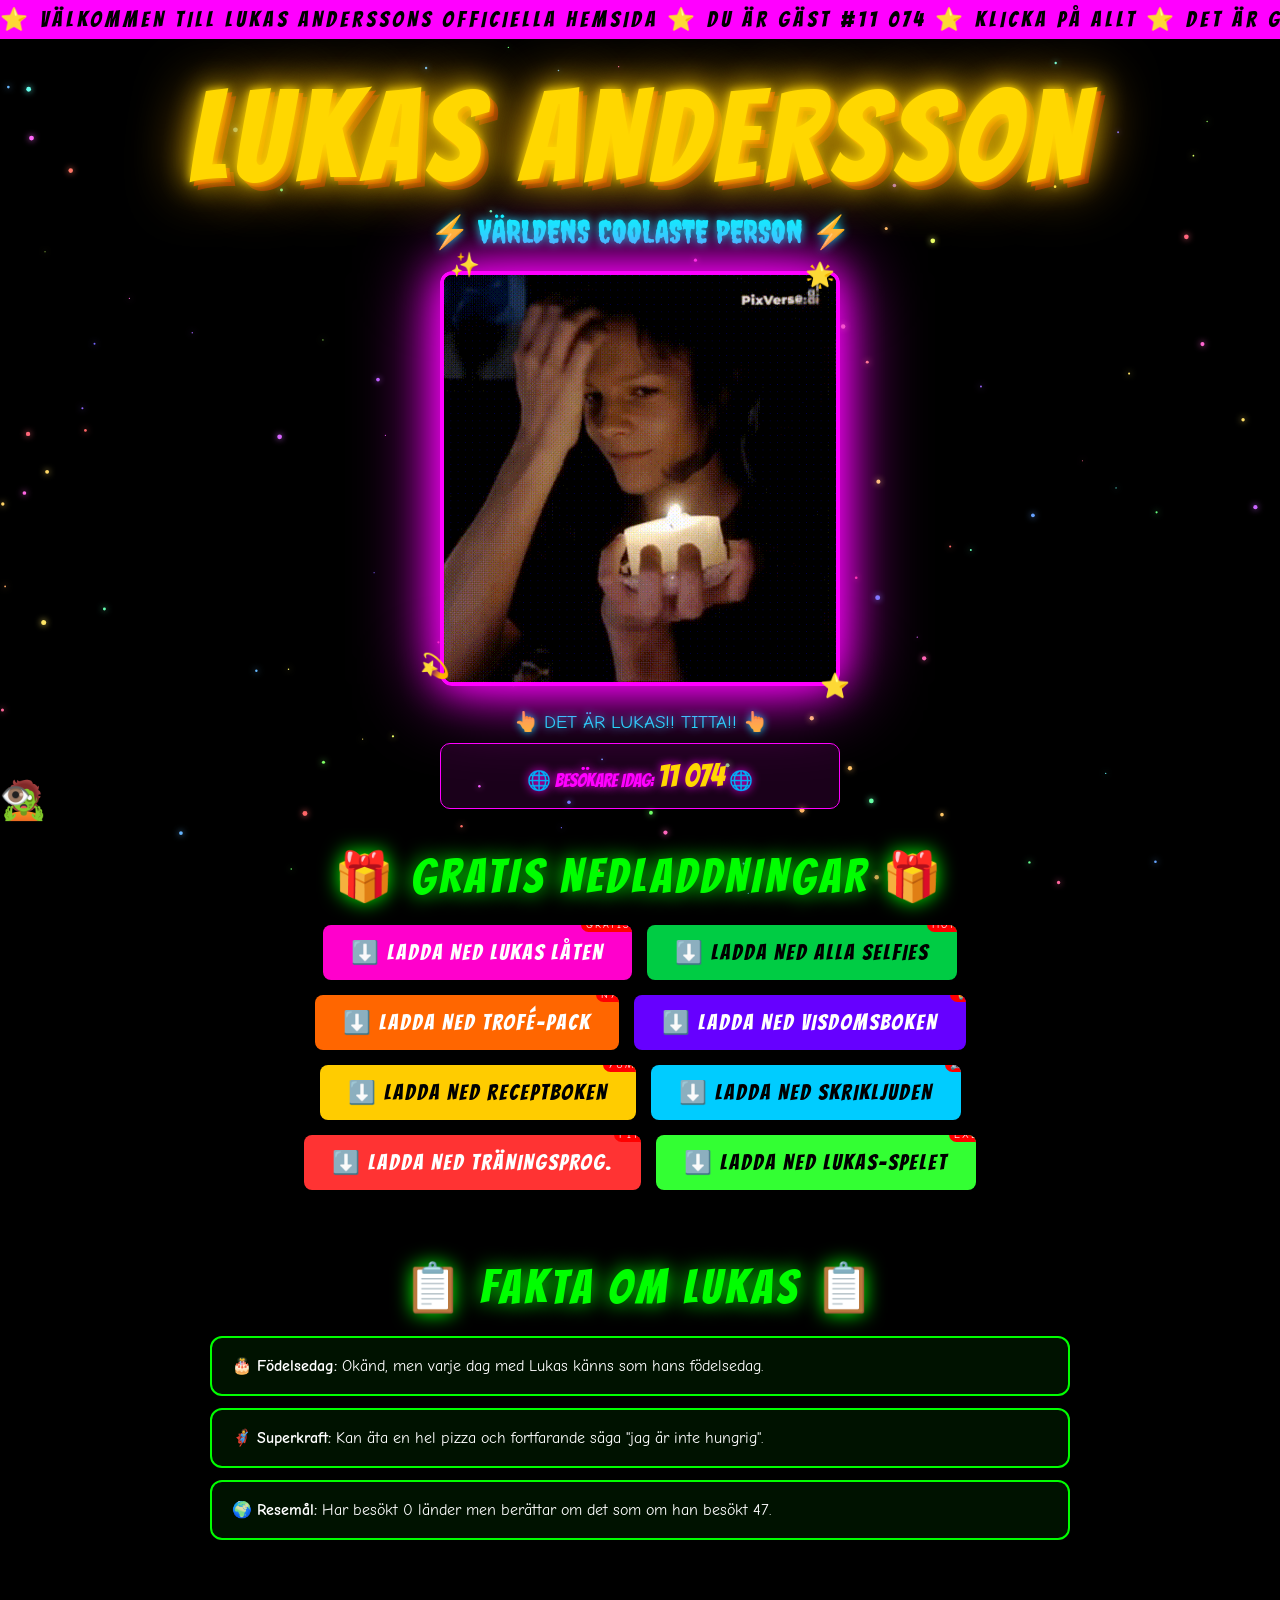
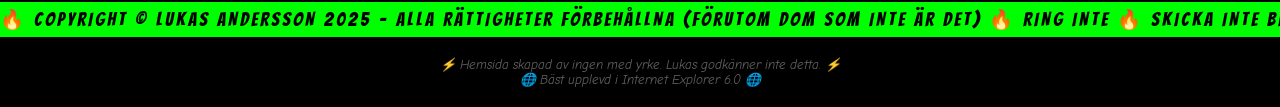
<file: lukasandersson.html>
<!DOCTYPE html>
<html lang="sv">
<head>
<meta charset="UTF-8">
<meta name="viewport" content="width=device-width, initial-scale=1.0">
<title>LUKAS ANDERSSON – OFFICIELL HEMSIDA</title>
<style>
  @import url('https://fonts.googleapis.com/css2?family=Creepster&family=Bangers&family=Comic+Neue:wght@700&display=swap');

  :root {
    --neon: #ff00ff;
    --lime: #00ff00;
    --gold: #ffd700;
    --red: #ff0000;
    --cyan: #00ffff;
  }

  * { margin: 0; padding: 0; box-sizing: border-box; }

  body {
    background: #000;
    color: #fff;
    font-family: 'Comic Neue', cursive;
    overflow-x: hidden;
    cursor: url("data:image/svg+xml,<svg xmlns='http://www.w3.org/2000/svg' width='32' height='32'><text y='28' font-size='28'>👻</text></svg>"), auto;
  }

  /* STARFIELD */
  #starfield {
    position: fixed;
    top: 0; left: 0;
    width: 100%; height: 100%;
    z-index: 0;
    pointer-events: none;
  }

  /* MARQUEE BANNER */
  .marquee-wrap {
    background: var(--neon);
    padding: 6px 0;
    overflow: hidden;
    position: relative;
    z-index: 10;
  }
  .marquee-text {
    display: inline-block;
    white-space: nowrap;
    animation: marquee 12s linear infinite;
    font-family: 'Bangers', cursive;
    font-size: 1.4rem;
    letter-spacing: 4px;
    color: #000;
  }
  @keyframes marquee {
    0% { transform: translateX(100vw); }
    100% { transform: translateX(-100%); }
  }

  /* HERO */
  .hero {
    position: relative;
    z-index: 5;
    text-align: center;
    padding: 30px 20px 0;
  }

  .title {
    font-family: 'Bangers', cursive;
    font-size: clamp(3rem, 12vw, 8rem);
    letter-spacing: 8px;
    color: var(--gold);
    text-shadow:
      0 0 10px var(--gold),
      0 0 30px var(--gold),
      0 0 60px orange,
      4px 4px 0 #a00,
      8px 8px 0 #600;
    animation: titleWiggle 3s ease-in-out infinite, rainbow 4s linear infinite;
  }
  @keyframes titleWiggle {
    0%, 100% { transform: rotate(-1deg) scale(1); }
    25% { transform: rotate(1.5deg) scale(1.02); }
    50% { transform: rotate(-0.5deg) scale(0.99); }
    75% { transform: rotate(2deg) scale(1.01); }
  }
  @keyframes rainbow {
    0% { filter: hue-rotate(0deg); }
    100% { filter: hue-rotate(360deg); }
  }

  .subtitle {
    font-family: 'Creepster', cursive;
    font-size: clamp(1rem, 4vw, 2rem);
    color: var(--cyan);
    text-shadow: 0 0 10px var(--cyan);
    margin: 8px 0 20px;
    animation: blink 1.5s step-end infinite;
  }
  @keyframes blink { 50% { opacity: 0; } }

  /* GIF CONTAINER */
  .gif-zone {
    position: relative;
    display: inline-block;
    margin: 0 auto;
  }
  .gif-zone img {
    max-width: min(400px, 90vw);
    border: 4px solid var(--neon);
    border-radius: 12px;
    box-shadow: 0 0 40px var(--neon), 0 0 80px var(--neon);
    animation: gifFloat 4s ease-in-out infinite, spinBorder 8s linear infinite;
  }
  @keyframes gifFloat {
    0%, 100% { transform: translateY(0) rotate(-1deg); }
    50% { transform: translateY(-15px) rotate(1deg); }
  }
  @keyframes spinBorder {
    0% { border-color: var(--neon); box-shadow: 0 0 40px var(--neon); }
    25% { border-color: var(--lime); box-shadow: 0 0 40px var(--lime); }
    50% { border-color: var(--cyan); box-shadow: 0 0 40px var(--cyan); }
    75% { border-color: var(--gold); box-shadow: 0 0 40px var(--gold); }
    100% { border-color: var(--neon); box-shadow: 0 0 40px var(--neon); }
  }

  .sparkle {
    position: absolute;
    pointer-events: none;
    font-size: 1.5rem;
    animation: floatSpark 3s ease-in-out infinite;
  }
  .sp1 { top: -20px; left: 10px; animation-delay: 0s; }
  .sp2 { top: -10px; right: 5px; animation-delay: 0.5s; }
  .sp3 { bottom: 10px; left: -20px; animation-delay: 1s; }
  .sp4 { bottom: -10px; right: -10px; animation-delay: 1.5s; }
  @keyframes floatSpark {
    0%, 100% { transform: translateY(0) rotate(0deg); opacity: 1; }
    50% { transform: translateY(-20px) rotate(180deg); opacity: 0.4; }
  }

  /* BUTTONS SECTION */
  .btn-section {
    position: relative;
    z-index: 5;
    text-align: center;
    padding: 30px 20px;
  }

  .section-header {
    font-family: 'Bangers', cursive;
    font-size: clamp(1.5rem, 5vw, 3rem);
    color: var(--lime);
    text-shadow: 0 0 20px var(--lime);
    margin-bottom: 20px;
    letter-spacing: 4px;
  }

  .btn-grid {
    display: flex;
    flex-wrap: wrap;
    gap: 15px;
    justify-content: center;
    max-width: 900px;
    margin: 0 auto;
  }

  .free-btn {
    position: relative;
    padding: 14px 28px;
    font-family: 'Bangers', cursive;
    font-size: clamp(1rem, 2.5vw, 1.4rem);
    letter-spacing: 2px;
    border: none;
    border-radius: 8px;
    cursor: pointer;
    overflow: hidden;
    transition: transform 0.1s;
    text-decoration: none;
    display: inline-block;
    animation: btnPulse 2s ease-in-out infinite;
  }
  .free-btn:hover { transform: scale(1.1) rotate(-2deg); }
  .free-btn:active { transform: scale(0.95); }
  @keyframes btnPulse {
    0%, 100% { box-shadow: 0 0 10px currentColor; }
    50% { box-shadow: 0 0 30px currentColor, 0 0 60px currentColor; }
  }

  .btn-1 { background: #ff00cc; color: #fff; animation-delay: 0s; }
  .btn-2 { background: #00cc44; color: #000; animation-delay: 0.3s; }
  .btn-3 { background: #ff6600; color: #fff; animation-delay: 0.6s; }
  .btn-4 { background: #6600ff; color: #fff; animation-delay: 0.9s; }
  .btn-5 { background: #ffcc00; color: #000; animation-delay: 0.2s; }
  .btn-6 { background: #00ccff; color: #000; animation-delay: 0.5s; }
  .btn-7 { background: #ff3333; color: #fff; animation-delay: 0.8s; }
  .btn-8 { background: #33ff33; color: #000; animation-delay: 0.1s; }

  .btn-badge {
    position: absolute;
    top: -8px; right: -8px;
    background: var(--red);
    color: #fff;
    font-size: 0.6rem;
    padding: 2px 5px;
    border-radius: 20px;
    font-family: 'Comic Neue', sans-serif;
    animation: badgeSpin 3s linear infinite;
  }
  @keyframes badgeSpin {
    0% { transform: rotate(0deg) scale(1); }
    50% { transform: rotate(180deg) scale(1.2); }
    100% { transform: rotate(360deg) scale(1); }
  }

  /* COUNTER */
  .counter-box {
    position: relative;
    z-index: 5;
    text-align: center;
    padding: 15px;
    background: rgba(255,0,255,0.1);
    border: 1px solid var(--neon);
    margin: 10px auto;
    max-width: 400px;
    border-radius: 10px;
    font-family: 'Bangers', cursive;
    font-size: 1.2rem;
    color: var(--neon);
    text-shadow: 0 0 10px var(--neon);
  }
  #visitorCount { font-size: 2rem; color: var(--gold); }

  /* FUN FACTS SECTION */
  .facts-section {
    position: relative;
    z-index: 5;
    padding: 20px;
    max-width: 900px;
    margin: 20px auto;
  }
  .fact-card {
    background: rgba(0,255,0,0.07);
    border: 2px solid var(--lime);
    border-radius: 12px;
    padding: 16px 20px;
    margin-bottom: 12px;
    font-size: 1rem;
    line-height: 1.5;
    animation: factSlide 0.5s ease-out both;
  }
  .fact-card:nth-child(1) { animation-delay: 0.1s; }
  .fact-card:nth-child(2) { animation-delay: 0.2s; }
  .fact-card:nth-child(3) { animation-delay: 0.3s; }
  @keyframes factSlide {
    from { opacity: 0; transform: translateX(-40px); }
    to { opacity: 1; transform: translateX(0); }
  }

  /* GHOST PARADE */
  .ghost-parade {
    position: fixed;
    bottom: 60px;
    width: 100%;
    pointer-events: none;
    z-index: 2;
    height: 60px;
  }
  .ghost {
    position: absolute;
    font-size: 2rem;
    animation: ghostWalk linear infinite;
  }
  @keyframes ghostWalk {
    0% { left: -80px; opacity: 0; }
    5% { opacity: 1; }
    95% { opacity: 1; }
    100% { left: 110%; opacity: 0; }
  }

  /* BOTTOM MARQUEE */
  .marquee-wrap-2 {
    background: var(--lime);
    padding: 6px 0;
    overflow: hidden;
    position: relative;
    z-index: 10;
    margin-top: 30px;
  }
  .marquee-text-2 {
    display: inline-block;
    white-space: nowrap;
    animation: marquee2 18s linear infinite;
    font-family: 'Bangers', cursive;
    font-size: 1.2rem;
    letter-spacing: 3px;
    color: #000;
  }
  @keyframes marquee2 {
    0% { transform: translateX(-100%); }
    100% { transform: translateX(100vw); }
  }

  /* FOOTER */
  footer {
    position: relative;
    z-index: 5;
    text-align: center;
    padding: 20px;
    font-size: 0.8rem;
    color: #666;
    font-style: italic;
  }

  /* FLYING EMOJIS */
  .fly-emoji {
    position: fixed;
    font-size: 2rem;
    pointer-events: none;
    z-index: 100;
    animation: flyUp 4s ease-in forwards;
  }
  @keyframes flyUp {
    0% { opacity: 1; transform: translateY(0) scale(1); }
    100% { opacity: 0; transform: translateY(-300px) scale(2); }
  }

  /* MODAL */
  .modal {
    display: none;
    position: fixed;
    inset: 0;
    background: rgba(0,0,0,0.85);
    z-index: 200;
    align-items: center;
    justify-content: center;
  }
  .modal.active { display: flex; }
  .modal-box {
    background: #1a001a;
    border: 3px solid var(--neon);
    border-radius: 16px;
    padding: 40px;
    text-align: center;
    max-width: 420px;
    width: 90%;
    animation: modalPop 0.3s cubic-bezier(0.175, 0.885, 0.32, 1.275) both;
  }
  @keyframes modalPop {
    0% { transform: scale(0) rotate(-10deg); opacity: 0; }
    100% { transform: scale(1) rotate(0); opacity: 1; }
  }
  .modal-title {
    font-family: 'Bangers', cursive;
    font-size: 2.5rem;
    color: var(--gold);
    text-shadow: 0 0 20px var(--gold);
    margin-bottom: 15px;
    letter-spacing: 3px;
  }
  .modal-text {
    font-size: 1.1rem;
    color: var(--lime);
    margin-bottom: 20px;
    line-height: 1.6;
  }
  .modal-close {
    background: var(--neon);
    color: #000;
    border: none;
    padding: 12px 30px;
    font-family: 'Bangers', cursive;
    font-size: 1.3rem;
    letter-spacing: 2px;
    border-radius: 8px;
    cursor: pointer;
    transition: transform 0.1s;
  }
  .modal-close:hover { transform: scale(1.1); }
</style>
</head>
<body>

<!-- STARFIELD -->
<canvas id="starfield"></canvas>

<!-- TOP MARQUEE -->
<div class="marquee-wrap">
  <span class="marquee-text">⭐ VÄLKOMMEN TILL LUKAS ANDERSSONS OFFICIELLA HEMSIDA ⭐ DU ÄR GÄST #<span id="topCount">1,337</span> ⭐ KLICKA PÅ ALLT ⭐ DET ÄR GRATIS ⭐ KLICKA ⭐ </span>
</div>

<!-- HERO SECTION -->
<div class="hero">
  <div class="title">LUKAS ANDERSSON</div>
  <div class="subtitle">⚡ VÄRLDENS COOLASTE PERSON ⚡</div>

  <div class="gif-zone">
    <span class="sparkle sp1">✨</span>
    <span class="sparkle sp2">🌟</span>
    <span class="sparkle sp3">💫</span>
    <span class="sparkle sp4">⭐</span>
    <img src="Gholos.gif" alt="Den legendariske Lukas" />
  </div>

  <div style="margin-top: 20px; font-size: 1.2rem; color: var(--cyan); text-shadow: 0 0 8px var(--cyan);">
    👆 DET ÄR LUKAS!! TITTA!! 👆
  </div>
</div>

<!-- VISITOR COUNTER -->
<div class="counter-box">
  🌐 BESÖKARE IDAG: <span id="visitorCount">0</span> 🌐
</div>

<!-- FREE DOWNLOAD BUTTONS -->
<div class="btn-section">
  <div class="section-header">🎁 GRATIS NEDLADDNINGAR 🎁</div>
  <div class="btn-grid">
    <button class="free-btn btn-1" onclick="showModal('🎵 Lukasens Diss Track (feat. Inte dig)')">
      ⬇️ LADDA NED LUKAS LÅTEN
      <span class="btn-badge">GRATIS!</span>
    </button>
    <button class="free-btn btn-2" onclick="showModal('📸 Lukasens Selfies (10,000+ bilder)')">
      ⬇️ LADDA NED ALLA SELFIES
      <span class="btn-badge">HOT!</span>
    </button>
    <button class="free-btn btn-3" onclick="showModal('🏆 Lukasens Troféer (alla 47 stycken)')">
      ⬇️ LADDA NED TROFÉ-PACK
      <span class="btn-badge">NY!</span>
    </button>
    <button class="free-btn btn-4" onclick="showModal('🧠 Lukasens Visdom (547 citat)')">
      ⬇️ LADDA NED VISDOMSBOKEN
      <span class="btn-badge">💡</span>
    </button>
    <button class="free-btn btn-5" onclick="showModal('🍕 Lukasens Favoritrecept (pizza m.m.)')">
      ⬇️ LADDA NED RECEPTBOKEN
      <span class="btn-badge">YUM!</span>
    </button>
    <button class="free-btn btn-6" onclick="showModal('🌟 Lukas Skrikljud Pack (Ultra HD)')">
      ⬇️ LADDA NED SKRIKLJUDEN
      <span class="btn-badge">🔊</span>
    </button>
    <button class="free-btn btn-7" onclick="showModal('💪 Lukas Träningsprogram (dag 1: vila)')">
      ⬇️ LADDA NED TRÄNINGSPROG.
      <span class="btn-badge">FIT!</span>
    </button>
    <button class="free-btn btn-8" onclick="showModal('🎮 Lukas RPG-karaktär (level 9999)')">
      ⬇️ LADDA NED LUKAS-SPELET
      <span class="btn-badge">EXE</span>
    </button>
  </div>
</div>

<!-- FUN FACTS -->
<div class="facts-section">
  <div class="section-header" style="text-align:center">📋 FAKTA OM LUKAS 📋</div>
  <div class="fact-card">🎂 <strong>Födelsedag:</strong> Okänd, men varje dag med Lukas känns som hans födelsedag.</div>
  <div class="fact-card">🦸 <strong>Superkraft:</strong> Kan äta en hel pizza och fortfarande säga "jag är inte hungrig".</div>
  <div class="fact-card">🌍 <strong>Resemål:</strong> Har besökt 0 länder men berättar om det som om han besökt 47.</div>
</div>

<!-- GHOST PARADE -->
<div class="ghost-parade" id="ghostParade"></div>

<!-- BOTTOM MARQUEE -->
<div class="marquee-wrap-2">
  <span class="marquee-text-2">🔥 COPYRIGHT © LUKAS ANDERSSON 2025 – ALLA RÄTTIGHETER FÖRBEHÅLLNA (FÖRUTOM DOM SOM INTE ÄR DET) 🔥 RING INTE 🔥 SKICKA INTE BREV 🔥 LUKAS SVARAR ÄNDÅ INTE 🔥</span>
</div>

<footer>
  ⚡ Hemsida skapad av ingen med yrke. Lukas godkänner inte detta. ⚡<br>
  🌐 Bäst upplevd i Internet Explorer 6.0 🌐
</footer>

<!-- MODAL -->
<div class="modal" id="modal">
  <div class="modal-box">
    <div class="modal-title">🎉 GRATTIS! 🎉</div>
    <div class="modal-text" id="modalText">...</div>
    <div style="font-size:0.85rem; color:#888; margin-bottom:15px;">
      * Nedladdningen börjar aldrig. Det är fortfarande gratis.
    </div>
    <button class="modal-close" onclick="closeModal()">STÄNG (GRATIS)</button>
  </div>
</div>

<script>
  // STARFIELD
  const canvas = document.getElementById('starfield');
  const ctx = canvas.getContext('2d');
  let stars = [];
  function resizeCanvas() {
    canvas.width = window.innerWidth;
    canvas.height = window.innerHeight;
    stars = Array.from({length: 120}, () => ({
      x: Math.random() * canvas.width,
      y: Math.random() * canvas.height,
      r: Math.random() * 2 + 0.5,
      speed: Math.random() * 0.5 + 0.1,
      hue: Math.random() * 360
    }));
  }
  resizeCanvas();
  window.addEventListener('resize', resizeCanvas);

  function drawStars() {
    ctx.clearRect(0, 0, canvas.width, canvas.height);
    stars.forEach(s => {
      s.hue += 0.5;
      ctx.beginPath();
      ctx.arc(s.x, s.y, s.r, 0, Math.PI * 2);
      ctx.fillStyle = `hsl(${s.hue}, 100%, 70%)`;
      ctx.shadowBlur = 6;
      ctx.shadowColor = `hsl(${s.hue}, 100%, 70%)`;
      ctx.fill();
      s.y += s.speed;
      if (s.y > canvas.height) { s.y = 0; s.x = Math.random() * canvas.width; }
    });
    requestAnimationFrame(drawStars);
  }
  drawStars();

  // VISITOR COUNTER
  let count = 0;
  const target = 13337 + Math.floor(Math.random() * 500);
  const el = document.getElementById('visitorCount');
  const topEl = document.getElementById('topCount');
  const inc = Math.ceil(target / 60);
  const interval = setInterval(() => {
    count = Math.min(count + inc, target);
    el.textContent = count.toLocaleString('sv-SE');
    topEl.textContent = count.toLocaleString('sv-SE');
    if (count >= target) clearInterval(interval);
  }, 30);

  // GHOST PARADE
  const ghosts = ['👻','💀','🎃','🦇','🐙','👾','🤡','🧟','👁️','🫀'];
  const parade = document.getElementById('ghostParade');
  function spawnGhost() {
    const g = document.createElement('div');
    g.className = 'ghost';
    g.textContent = ghosts[Math.floor(Math.random() * ghosts.length)];
    const dur = 8 + Math.random() * 10;
    const top = Math.random() * 30;
    g.style.cssText = `animation-duration:${dur}s; animation-delay:${Math.random()*5}s; bottom:${top}px; font-size:${1.5 + Math.random()}rem;`;
    parade.appendChild(g);
    setTimeout(() => g.remove(), (dur + 6) * 1000);
  }
  for (let i = 0; i < 8; i++) setTimeout(spawnGhost, i * 1200);
  setInterval(spawnGhost, 2000);

  // MODAL
  function showModal(text) {
    document.getElementById('modalText').textContent = '⬇️ Laddar ner: ' + text + '...';
    document.getElementById('modal').classList.add('active');
    spawnEmojis();
  }
  function closeModal() {
    document.getElementById('modal').classList.remove('active');
  }
  document.getElementById('modal').addEventListener('click', e => {
    if (e.target === document.getElementById('modal')) closeModal();
  });

  // FLYING EMOJIS on button click
  const funEmojis = ['🎉','⭐','💥','🔥','✨','🎊','💫','🌟','👻','🦄'];
  function spawnEmojis() {
    for (let i = 0; i < 6; i++) {
      const e = document.createElement('div');
      e.className = 'fly-emoji';
      e.textContent = funEmojis[Math.floor(Math.random() * funEmojis.length)];
      e.style.left = (10 + Math.random() * 80) + 'vw';
      e.style.bottom = (10 + Math.random() * 20) + 'vh';
      e.style.animationDelay = (Math.random() * 0.5) + 's';
      document.body.appendChild(e);
      setTimeout(() => e.remove(), 4500);
    }
  }

  // CLICK ANYWHERE = EMOJI
  document.addEventListener('click', e => {
    const em = document.createElement('div');
    em.className = 'fly-emoji';
    em.textContent = funEmojis[Math.floor(Math.random() * funEmojis.length)];
    em.style.left = e.clientX + 'px';
    em.style.top = e.clientY + 'px';
    em.style.position = 'fixed';
    document.body.appendChild(em);
    setTimeout(() => em.remove(), 4200);
  });
</script>
</body>
</html>
</file>
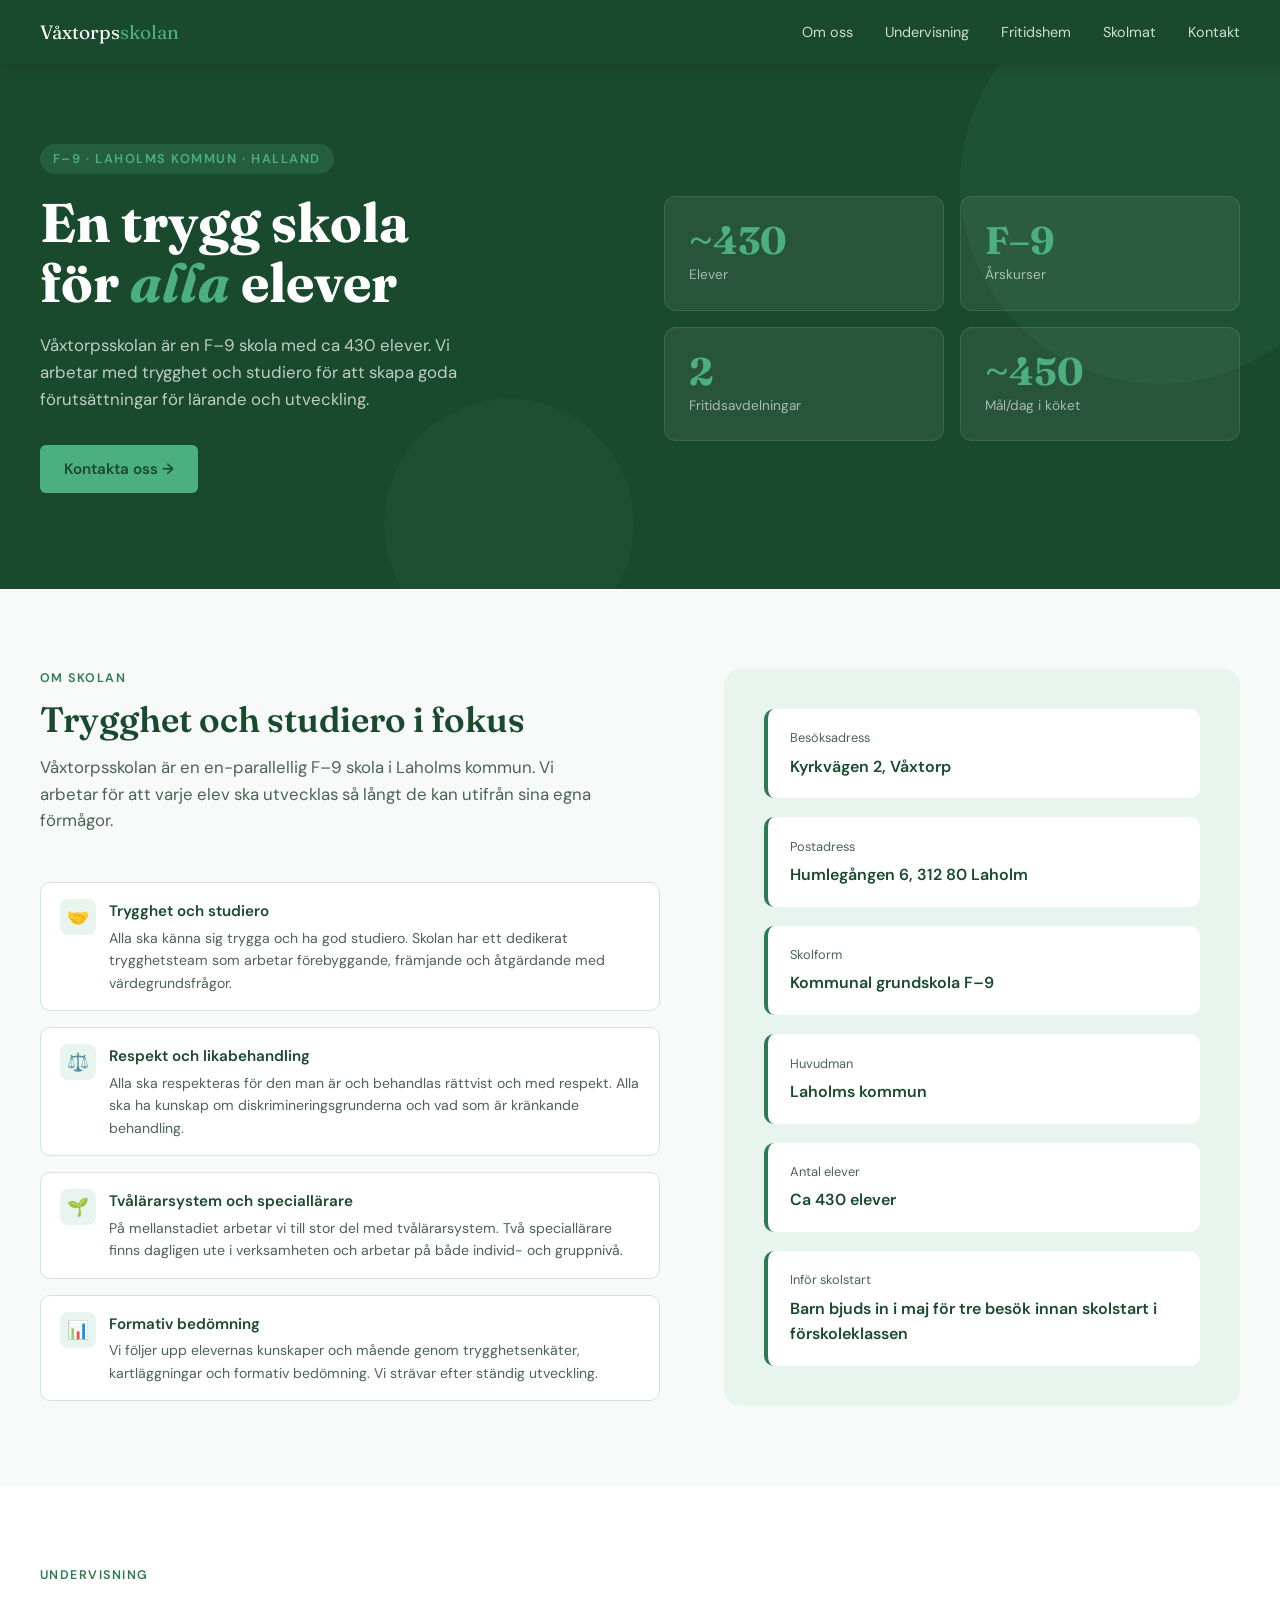
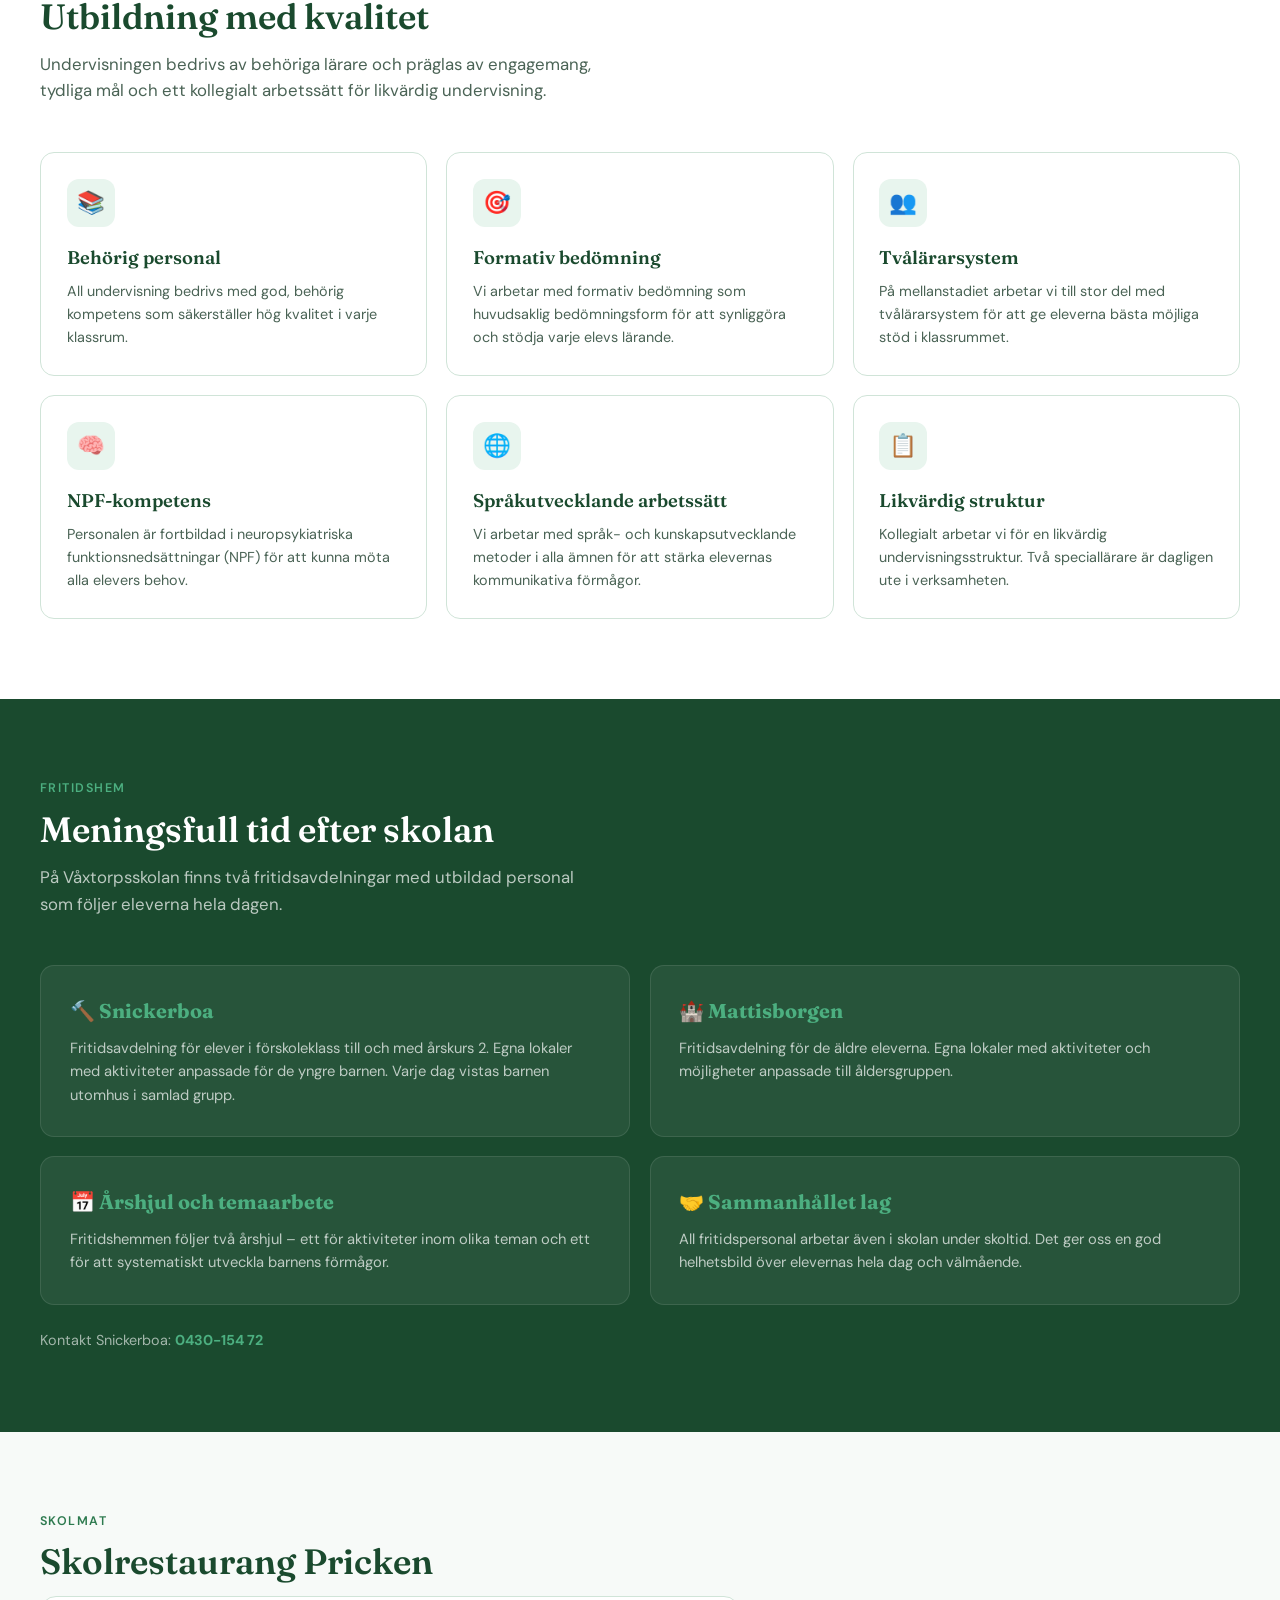
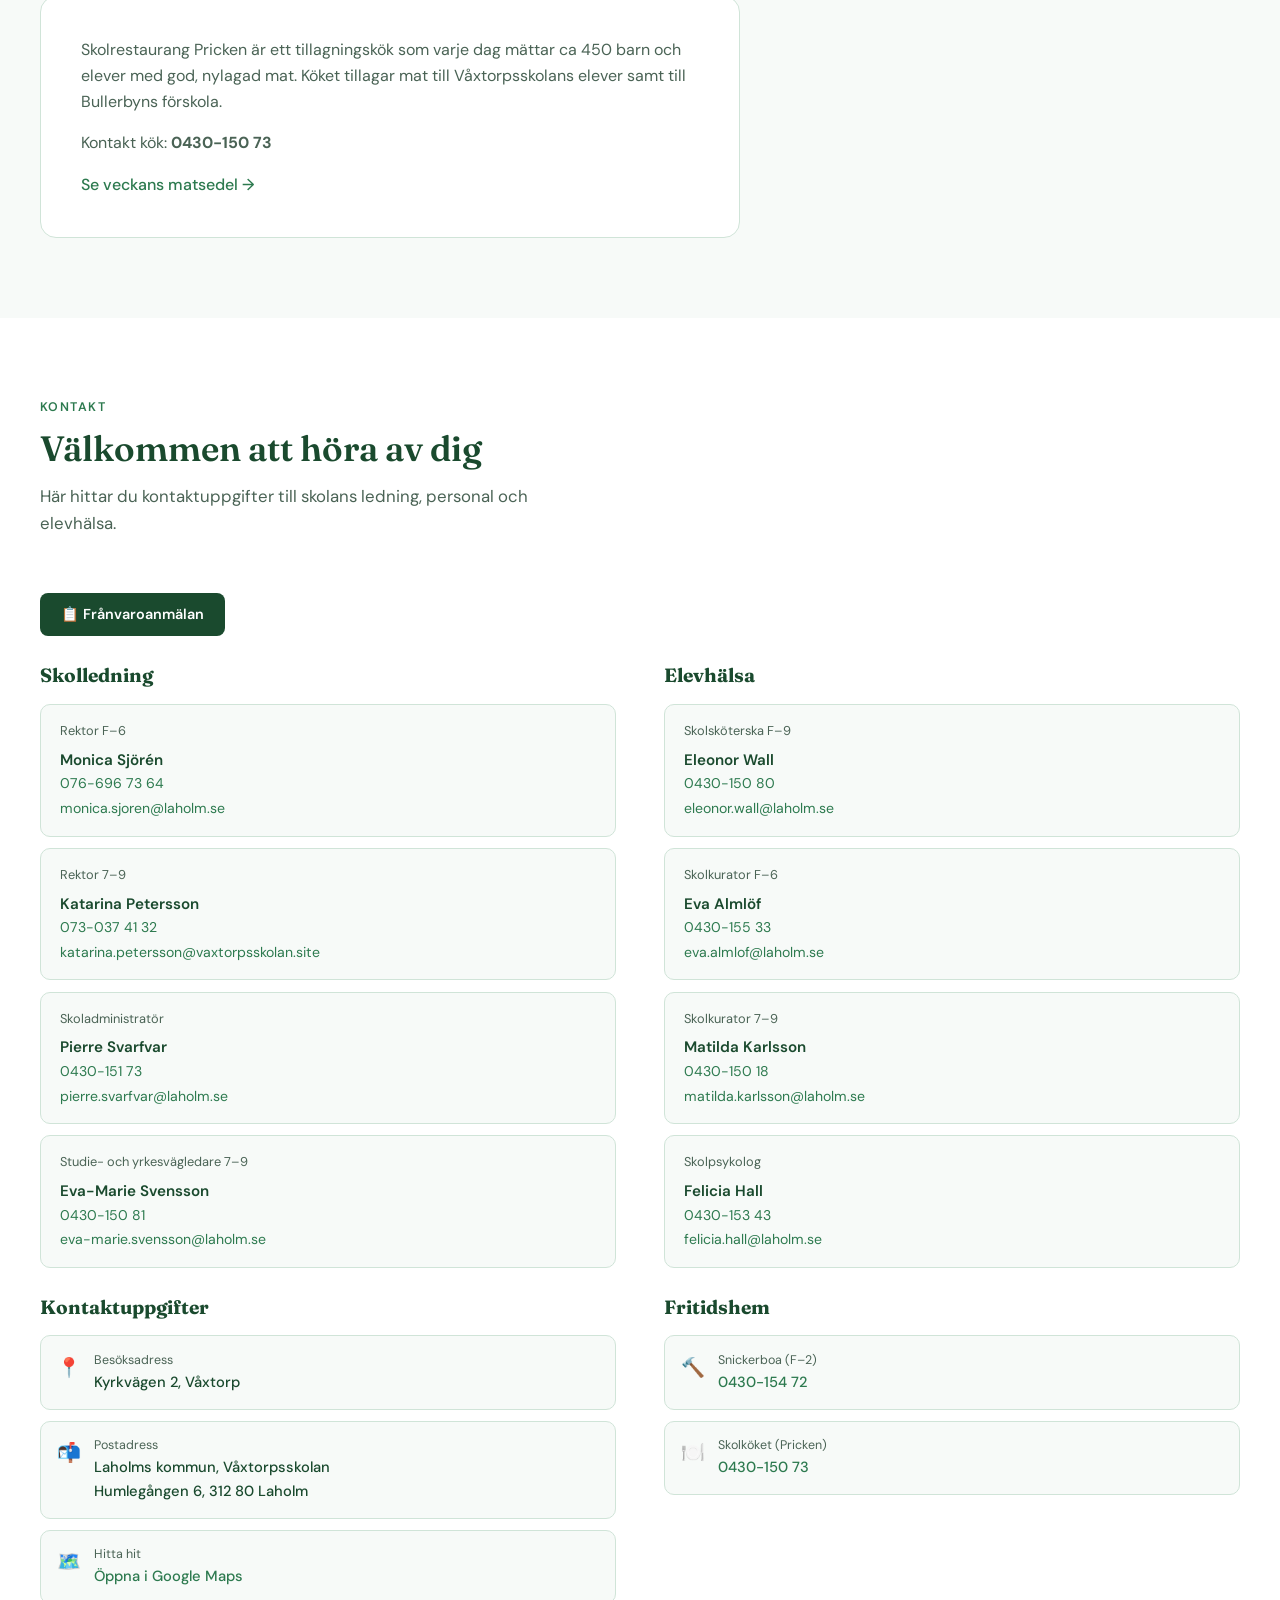
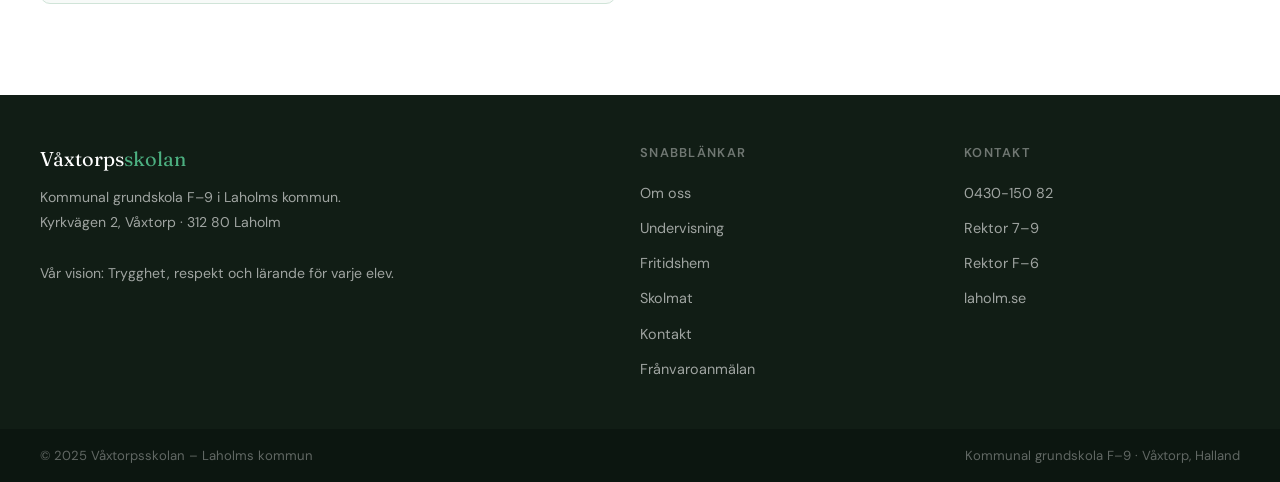
<file: vaxtorpsskolan.html>
<!DOCTYPE html>
<html lang="sv">
<head>
<meta charset="UTF-8">
<meta name="viewport" content="width=device-width, initial-scale=1.0">
<title>Våxtorpsskolan – Laholms kommun</title>
<link href="https://fonts.googleapis.com/css2?family=Fraunces:ital,wght@0,400;0,600;0,700;1,400&family=DM+Sans:wght@300;400;500;600&display=swap" rel="stylesheet">
<style>
  *, *::before, *::after { box-sizing: border-box; margin: 0; padding: 0; }
  :root {
    --green-dark: #1a4a2e;
    --green-mid: #2d7a4f;
    --green-light: #4caf80;
    --green-pale: #e8f5ee;
    --amber: #e8a020;
    --text: #1c2a20;
    --text-muted: #4a6355;
    --white: #ffffff;
    --off-white: #f7faf8;
    --border: #d0e4d8;
  }
  html { scroll-behavior: smooth; }
  body { font-family: 'DM Sans', sans-serif; color: var(--text); background: var(--white); line-height: 1.6; }

  /* NAV */
  nav {
    position: sticky; top: 0; z-index: 100;
    background: var(--green-dark);
    display: flex; align-items: center; justify-content: space-between;
    padding: 0 2.5rem; height: 64px;
    box-shadow: 0 2px 12px rgba(0,0,0,0.15);
  }
  .nav-logo { font-family: 'Fraunces', serif; font-size: 1.2rem; color: var(--white); }
  .nav-logo span { color: var(--green-light); }
  .nav-links { display: flex; gap: 2rem; list-style: none; }
  .nav-links a { color: rgba(255,255,255,0.8); text-decoration: none; font-size: 0.9rem; transition: color 0.2s; }
  .nav-links a:hover { color: var(--white); }

  /* HERO */
  .hero {
    background: var(--green-dark); position: relative; overflow: hidden;
    padding: 5rem 2.5rem 6rem;
    display: grid; grid-template-columns: 1fr 1fr; gap: 3rem; align-items: center; min-height: 500px;
  }
  .hero::before { content:''; position:absolute; top:-80px; right:-80px; width:400px; height:400px; border-radius:50%; background:rgba(76,175,128,0.08); }
  .hero::after { content:''; position:absolute; bottom:-60px; left:30%; width:250px; height:250px; border-radius:50%; background:rgba(76,175,128,0.05); }
  .hero-text { position: relative; z-index: 1; }
  .hero-kicker { display:inline-block; background:rgba(76,175,128,0.2); color:var(--green-light); font-size:0.8rem; font-weight:600; letter-spacing:0.12em; text-transform:uppercase; padding:0.3rem 0.8rem; border-radius:100px; margin-bottom:1.2rem; }
  .hero h1 { font-family:'Fraunces',serif; font-size:3.4rem; font-weight:700; color:var(--white); line-height:1.1; margin-bottom:1.2rem; }
  .hero h1 em { font-style:italic; color:var(--green-light); }
  .hero-desc { color:rgba(255,255,255,0.72); font-size:1.05rem; max-width:440px; margin-bottom:2rem; }
  .hero-cta { display:inline-flex; align-items:center; gap:0.5rem; background:var(--green-light); color:var(--green-dark); font-weight:600; font-size:0.95rem; padding:0.75rem 1.5rem; border-radius:6px; text-decoration:none; transition:background 0.2s, transform 0.15s; }
  .hero-cta:hover { background:#5ec490; transform:translateY(-1px); }
  .hero-stats { display:grid; grid-template-columns:1fr 1fr; gap:1rem; position:relative; z-index:1; }
  .stat-box { background:rgba(255,255,255,0.06); border:1px solid rgba(255,255,255,0.1); border-radius:12px; padding:1.5rem; }
  .stat-box .num { font-family:'Fraunces',serif; font-size:2.4rem; font-weight:700; color:var(--green-light); line-height:1; margin-bottom:0.3rem; }
  .stat-box .label { color:rgba(255,255,255,0.6); font-size:0.85rem; }

  /* SECTIONS */
  section { padding: 5rem 2.5rem; }
  .section-kicker { font-size:0.78rem; font-weight:600; letter-spacing:0.12em; text-transform:uppercase; color:var(--green-mid); margin-bottom:0.6rem; }
  .section-title { font-family:'Fraunces',serif; font-size:2.2rem; font-weight:600; color:var(--green-dark); margin-bottom:0.8rem; line-height:1.2; }
  .section-lead { color:var(--text-muted); font-size:1.05rem; max-width:560px; margin-bottom:3rem; }

  /* OM OSS */
  #om-oss { background: var(--off-white); }
  .om-grid { display:grid; grid-template-columns:1.2fr 1fr; gap:4rem; align-items:start; }
  .values-list { list-style:none; display:flex; flex-direction:column; gap:1rem; margin-top:2rem; }
  .values-list li { display:flex; align-items:flex-start; gap:0.8rem; background:var(--white); border:1px solid var(--border); border-radius:10px; padding:1rem 1.2rem; }
  .values-list .icon { width:36px; height:36px; flex-shrink:0; background:var(--green-pale); border-radius:8px; display:flex; align-items:center; justify-content:center; font-size:1.1rem; }
  .values-list .v-title { font-weight:600; font-size:0.95rem; color:var(--green-dark); margin-bottom:0.2rem; }
  .values-list .v-text { font-size:0.88rem; color:var(--text-muted); }
  .about-image-block { background:var(--green-pale); border-radius:16px; padding:2.5rem; display:flex; flex-direction:column; gap:1.2rem; }
  .school-fact { background:var(--white); border-radius:10px; padding:1.2rem 1.4rem; border-left:4px solid var(--green-mid); }
  .school-fact .fact-label { font-size:0.8rem; color:var(--text-muted); margin-bottom:0.3rem; }
  .school-fact .fact-value { font-weight:600; font-size:1rem; color:var(--green-dark); }

  /* UNDERVISNING */
  #undervisning { background: var(--white); }
  .cards-grid { display:grid; grid-template-columns:repeat(3,1fr); gap:1.2rem; }
  .card { background:var(--white); border:1px solid var(--border); border-radius:14px; padding:1.6rem; transition:transform 0.2s, box-shadow 0.2s; }
  .card:hover { transform:translateY(-3px); box-shadow:0 8px 24px rgba(26,74,46,0.08); }
  .card-icon { width:48px; height:48px; background:var(--green-pale); border-radius:12px; display:flex; align-items:center; justify-content:center; font-size:1.4rem; margin-bottom:1rem; }
  .card h3 { font-family:'Fraunces',serif; font-size:1.15rem; font-weight:600; color:var(--green-dark); margin-bottom:0.5rem; }
  .card p { font-size:0.9rem; color:var(--text-muted); }

  /* FRITIDS */
  #fritids { background: var(--green-dark); color: var(--white); }
  #fritids .section-title { color: var(--white); }
  #fritids .section-kicker { color: var(--green-light); }
  #fritids .section-lead { color: rgba(255,255,255,0.7); }
  .fritids-grid { display:grid; grid-template-columns:1fr 1fr; gap:1.2rem; }
  .fritids-card { background:rgba(255,255,255,0.06); border:1px solid rgba(255,255,255,0.1); border-radius:14px; padding:1.8rem; }
  .fritids-card h3 { font-family:'Fraunces',serif; font-size:1.25rem; color:var(--green-light); margin-bottom:0.6rem; }
  .fritids-card p { color:rgba(255,255,255,0.7); font-size:0.92rem; }

  /* SKOLMAT */
  #skolmat { background: var(--off-white); }
  .skolmat-box { background:var(--white); border:1px solid var(--border); border-radius:16px; padding:2.5rem; max-width:700px; }
  .skolmat-box p { color:var(--text-muted); font-size:1rem; margin-bottom:1rem; }
  .skolmat-box a { color:var(--green-mid); font-weight:500; text-decoration:none; }
  .skolmat-box a:hover { text-decoration:underline; }

  /* KONTAKT */
  #kontakt { background: var(--white); }
  .kontakt-outer { display:grid; grid-template-columns:1fr 1fr; gap:3rem; }
  .kontakt-col h3 { font-family:'Fraunces',serif; font-size:1.2rem; color:var(--green-dark); margin:1.5rem 0 0.8rem; }
  .kontakt-col h3:first-child { margin-top:0; }
  .person-card { background:var(--off-white); border-radius:10px; padding:1rem 1.2rem; margin-bottom:0.7rem; border:1px solid var(--border); }
  .person-name { font-weight:600; color:var(--green-dark); font-size:0.95rem; }
  .person-role { font-size:0.8rem; color:var(--text-muted); margin-bottom:0.4rem; }
  .person-contact { font-size:0.88rem; color:var(--text-muted); display:flex; flex-direction:column; gap:0.15rem; }
  .person-contact a { color:var(--green-mid); text-decoration:none; }
  .person-contact a:hover { text-decoration:underline; }
  .info-row { display:flex; gap:0.8rem; align-items:flex-start; padding:0.9rem 1rem; background:var(--off-white); border:1px solid var(--border); border-radius:10px; margin-bottom:0.7rem; }
  .info-row .i-icon { font-size:1.2rem; flex-shrink:0; margin-top:2px; }
  .info-row .i-label { font-size:0.78rem; color:var(--text-muted); }
  .info-row .i-val { font-weight:500; color:var(--green-dark); font-size:0.92rem; }
  .info-row a { color:var(--green-mid); text-decoration:none; }
  .info-row a:hover { text-decoration:underline; }
  .franvaro-btn { display:inline-flex; align-items:center; gap:0.5rem; background:var(--green-dark); color:var(--white); font-weight:600; font-size:0.9rem; padding:0.65rem 1.3rem; border-radius:8px; text-decoration:none; transition:background 0.2s; margin-top:0.5rem; }
  .franvaro-btn:hover { background:var(--green-mid); }

  /* FOOTER */
  footer { background:#111d15; color:rgba(255,255,255,0.6); padding:3rem 2.5rem; display:grid; grid-template-columns:2fr 1fr 1fr; gap:3rem; }
  .footer-logo { font-family:'Fraunces',serif; font-size:1.25rem; color:var(--white); margin-bottom:0.6rem; }
  .footer-logo span { color:var(--green-light); }
  footer p { font-size:0.88rem; line-height:1.8; }
  footer h4 { font-size:0.8rem; font-weight:600; letter-spacing:0.1em; text-transform:uppercase; color:rgba(255,255,255,0.4); margin-bottom:1rem; }
  footer ul { list-style:none; display:flex; flex-direction:column; gap:0.6rem; }
  footer ul a { color:rgba(255,255,255,0.6); text-decoration:none; font-size:0.9rem; transition:color 0.2s; }
  footer ul a:hover { color:var(--white); }
  .footer-bottom { background:#0c1610; padding:1rem 2.5rem; font-size:0.82rem; color:rgba(255,255,255,0.35); display:flex; justify-content:space-between; align-items:center; }

  @media (max-width:900px) {
    .hero { grid-template-columns:1fr; }
    .om-grid, .kontakt-outer, .fritids-grid { grid-template-columns:1fr; }
    .cards-grid { grid-template-columns:1fr 1fr; }
    footer { grid-template-columns:1fr; }
    nav { padding:0 1.5rem; }
    section { padding:3.5rem 1.5rem; }
  }
  @media (max-width:600px) {
    .hero h1 { font-size:2.4rem; }
    .cards-grid { grid-template-columns:1fr; }
    .nav-links { display:none; }
    .hero { padding:3rem 1.5rem 4rem; }
  }
</style>
</head>
<body>

<nav>
  <div class="nav-logo">Våxtorps<span>skolan</span></div>
  <ul class="nav-links">
    <li><a href="#om-oss">Om oss</a></li>
    <li><a href="#undervisning">Undervisning</a></li>
    <li><a href="#fritids">Fritidshem</a></li>
    <li><a href="#skolmat">Skolmat</a></li>
    <li><a href="#kontakt">Kontakt</a></li>
  </ul>
</nav>

<!-- HERO -->
<section class="hero">
  <div class="hero-text">
    <div class="hero-kicker">F–9 · Laholms kommun · Halland</div>
    <h1>En trygg skola<br>för <em>alla</em> elever</h1>
    <p class="hero-desc">Våxtorpsskolan är en F–9 skola med ca 430 elever. Vi arbetar med trygghet och studiero för att skapa goda förutsättningar för lärande och utveckling.</p>
    <a class="hero-cta" href="#kontakt">Kontakta oss →</a>
  </div>
  <div class="hero-stats">
    <div class="stat-box">
      <div class="num">~430</div>
      <div class="label">Elever</div>
    </div>
    <div class="stat-box">
      <div class="num">F–9</div>
      <div class="label">Årskurser</div>
    </div>
    <div class="stat-box">
      <div class="num">2</div>
      <div class="label">Fritidsavdelningar</div>
    </div>
    <div class="stat-box">
      <div class="num">~450</div>
      <div class="label">Mål/dag i köket</div>
    </div>
  </div>
</section>

<!-- OM OSS -->
<section id="om-oss">
  <div class="om-grid">
    <div>
      <div class="section-kicker">Om skolan</div>
      <h2 class="section-title">Trygghet och studiero i fokus</h2>
      <p class="section-lead">Våxtorpsskolan är en en-parallellig F–9 skola i Laholms kommun. Vi arbetar för att varje elev ska utvecklas så långt de kan utifrån sina egna förmågor.</p>
      <ul class="values-list">
        <li>
          <div class="icon">🤝</div>
          <div>
            <div class="v-title">Trygghet och studiero</div>
            <div class="v-text">Alla ska känna sig trygga och ha god studiero. Skolan har ett dedikerat trygghetsteam som arbetar förebyggande, främjande och åtgärdande med värdegrundsfrågor.</div>
          </div>
        </li>
        <li>
          <div class="icon">⚖️</div>
          <div>
            <div class="v-title">Respekt och likabehandling</div>
            <div class="v-text">Alla ska respekteras för den man är och behandlas rättvist och med respekt. Alla ska ha kunskap om diskrimineringsgrunderna och vad som är kränkande behandling.</div>
          </div>
        </li>
        <li>
          <div class="icon">🌱</div>
          <div>
            <div class="v-title">Tvålärarsystem och speciallärare</div>
            <div class="v-text">På mellanstadiet arbetar vi till stor del med tvålärarsystem. Två speciallärare finns dagligen ute i verksamheten och arbetar på både individ- och gruppnivå.</div>
          </div>
        </li>
        <li>
          <div class="icon">📊</div>
          <div>
            <div class="v-title">Formativ bedömning</div>
            <div class="v-text">Vi följer upp elevernas kunskaper och mående genom trygghetsenkäter, kartläggningar och formativ bedömning. Vi strävar efter ständig utveckling.</div>
          </div>
        </li>
      </ul>
    </div>
    <div class="about-image-block">
      <div class="school-fact">
        <div class="fact-label">Besöksadress</div>
        <div class="fact-value">Kyrkvägen 2, Våxtorp</div>
      </div>
      <div class="school-fact">
        <div class="fact-label">Postadress</div>
        <div class="fact-value">Humlegången 6, 312 80 Laholm</div>
      </div>
      <div class="school-fact">
        <div class="fact-label">Skolform</div>
        <div class="fact-value">Kommunal grundskola F–9</div>
      </div>
      <div class="school-fact">
        <div class="fact-label">Huvudman</div>
        <div class="fact-value">Laholms kommun</div>
      </div>
      <div class="school-fact">
        <div class="fact-label">Antal elever</div>
        <div class="fact-value">Ca 430 elever</div>
      </div>
      <div class="school-fact">
        <div class="fact-label">Inför skolstart</div>
        <div class="fact-value">Barn bjuds in i maj för tre besök innan skolstart i förskoleklassen</div>
      </div>
    </div>
  </div>
</section>

<!-- UNDERVISNING -->
<section id="undervisning">
  <div class="section-kicker">Undervisning</div>
  <h2 class="section-title">Utbildning med kvalitet</h2>
  <p class="section-lead">Undervisningen bedrivs av behöriga lärare och präglas av engagemang, tydliga mål och ett kollegialt arbetssätt för likvärdig undervisning.</p>
  <div class="cards-grid">
    <div class="card">
      <div class="card-icon">📚</div>
      <h3>Behörig personal</h3>
      <p>All undervisning bedrivs med god, behörig kompetens som säkerställer hög kvalitet i varje klassrum.</p>
    </div>
    <div class="card">
      <div class="card-icon">🎯</div>
      <h3>Formativ bedömning</h3>
      <p>Vi arbetar med formativ bedömning som huvudsaklig bedömningsform för att synliggöra och stödja varje elevs lärande.</p>
    </div>
    <div class="card">
      <div class="card-icon">👥</div>
      <h3>Tvålärarsystem</h3>
      <p>På mellanstadiet arbetar vi till stor del med tvålärarsystem för att ge eleverna bästa möjliga stöd i klassrummet.</p>
    </div>
    <div class="card">
      <div class="card-icon">🧠</div>
      <h3>NPF-kompetens</h3>
      <p>Personalen är fortbildad i neuropsykiatriska funktionsnedsättningar (NPF) för att kunna möta alla elevers behov.</p>
    </div>
    <div class="card">
      <div class="card-icon">🌐</div>
      <h3>Språkutvecklande arbetssätt</h3>
      <p>Vi arbetar med språk- och kunskapsutvecklande metoder i alla ämnen för att stärka elevernas kommunikativa förmågor.</p>
    </div>
    <div class="card">
      <div class="card-icon">📋</div>
      <h3>Likvärdig struktur</h3>
      <p>Kollegialt arbetar vi för en likvärdig undervisningsstruktur. Två speciallärare är dagligen ute i verksamheten.</p>
    </div>
  </div>
</section>

<!-- FRITIDS -->
<section id="fritids">
  <div class="section-kicker">Fritidshem</div>
  <h2 class="section-title">Meningsfull tid efter skolan</h2>
  <p class="section-lead">På Våxtorpsskolan finns två fritidsavdelningar med utbildad personal som följer eleverna hela dagen.</p>
  <div class="fritids-grid">
    <div class="fritids-card">
      <h3>🔨 Snickerboa</h3>
      <p>Fritidsavdelning för elever i förskoleklass till och med årskurs 2. Egna lokaler med aktiviteter anpassade för de yngre barnen. Varje dag vistas barnen utomhus i samlad grupp.</p>
    </div>
    <div class="fritids-card">
      <h3>🏰 Mattisborgen</h3>
      <p>Fritidsavdelning för de äldre eleverna. Egna lokaler med aktiviteter och möjligheter anpassade till åldersgruppen.</p>
    </div>
    <div class="fritids-card">
      <h3>📅 Årshjul och temaarbete</h3>
      <p>Fritidshemmen följer två årshjul – ett för aktiviteter inom olika teman och ett för att systematiskt utveckla barnens förmågor.</p>
    </div>
    <div class="fritids-card">
      <h3>🤝 Sammanhållet lag</h3>
      <p>All fritidspersonal arbetar även i skolan under skoltid. Det ger oss en god helhetsbild över elevernas hela dag och välmående.</p>
    </div>
  </div>
  <p style="margin-top:1.5rem; color:rgba(255,255,255,0.6); font-size:0.9rem;">Kontakt Snickerboa: <strong style="color:var(--green-light);">0430-154 72</strong></p>
</section>

<!-- SKOLMAT -->
<section id="skolmat">
  <div class="section-kicker">Skolmat</div>
  <h2 class="section-title">Skolrestaurang Pricken</h2>
  <div class="skolmat-box">
    <p>Skolrestaurang Pricken är ett tillagningskök som varje dag mättar ca 450 barn och elever med god, nylagad mat. Köket tillagar mat till Våxtorpsskolans elever samt till Bullerbyns förskola.</p>
    <p>Kontakt kök: <strong>0430-150 73</strong></p>
    <a href="https://mpi.mashie.com/public/app/laholms+kommun/53c138c0?country=se" target="_blank">Se veckans matsedel →</a>
  </div>
</section>

<!-- KONTAKT -->
<section id="kontakt">
  <div class="section-kicker">Kontakt</div>
  <h2 class="section-title">Välkommen att höra av dig</h2>
  <p class="section-lead">Här hittar du kontaktuppgifter till skolans ledning, personal och elevhälsa.</p>

  <div style="margin-bottom:1.5rem;">
    <a class="franvaro-btn" href="https://e-tjanster.laholm.se/oversikt/overview/938" target="_blank">📋 Frånvaroanmälan</a>
  </div>

  <div class="kontakt-outer">
    <div class="kontakt-col">
      <h3>Skolledning</h3>

      <div class="person-card">
        <div class="person-role">Rektor F–6</div>
        <div class="person-name">Monica Sjörén</div>
        <div class="person-contact">
          <a href="tel:0766967364">076-696 73 64</a>
          <a href="mailto:monica.sjoren@laholm.se">monica.sjoren@laholm.se</a>
        </div>
      </div>

      <div class="person-card">
        <div class="person-role">Rektor 7–9</div>
        <div class="person-name">Katarina Petersson</div>
        <div class="person-contact">
          <a href="tel:0730374132">073-037 41 32</a>
          <a href="mailto:katarina.petersson@vaxtorpsskolan.site">katarina.petersson@vaxtorpsskolan.site</a>
        </div>
      </div>

      <div class="person-card">
        <div class="person-role">Skoladministratör</div>
        <div class="person-name">Pierre Svarfvar</div>
        <div class="person-contact">
          <a href="tel:043015173">0430-151 73</a>
          <a href="mailto:pierre.svarfvar@laholm.se">pierre.svarfvar@laholm.se</a>
        </div>
      </div>

      <div class="person-card">
        <div class="person-role">Studie- och yrkesvägledare 7–9</div>
        <div class="person-name">Eva-Marie Svensson</div>
        <div class="person-contact">
          <a href="tel:043015081">0430-150 81</a>
          <a href="mailto:eva-marie.svensson@laholm.se">eva-marie.svensson@laholm.se</a>
        </div>
      </div>

      <h3>Kontaktuppgifter</h3>
      <div class="info-row">
        <div class="i-icon">📍</div>
        <div>
          <div class="i-label">Besöksadress</div>
          <div class="i-val">Kyrkvägen 2, Våxtorp</div>
        </div>
      </div>
      <div class="info-row">
        <div class="i-icon">📬</div>
        <div>
          <div class="i-label">Postadress</div>
          <div class="i-val">Laholms kommun, Våxtorpsskolan<br>Humlegången 6, 312 80 Laholm</div>
        </div>
      </div>
      <div class="info-row">
        <div class="i-icon">🗺️</div>
        <div>
          <div class="i-label">Hitta hit</div>
          <div class="i-val"><a href="https://maps.google.com/?q=Kyrkvägen+2+Våxtorp+Laholm" target="_blank">Öppna i Google Maps</a></div>
        </div>
      </div>
    </div>

    <div class="kontakt-col">
      <h3>Elevhälsa</h3>

      <div class="person-card">
        <div class="person-role">Skolsköterska F–9</div>
        <div class="person-name">Eleonor Wall</div>
        <div class="person-contact">
          <a href="tel:043015080">0430-150 80</a>
          <a href="mailto:eleonor.wall@laholm.se">eleonor.wall@laholm.se</a>
        </div>
      </div>

      <div class="person-card">
        <div class="person-role">Skolkurator F–6</div>
        <div class="person-name">Eva Almlöf</div>
        <div class="person-contact">
          <a href="tel:043015533">0430-155 33</a>
          <a href="mailto:eva.almlof@laholm.se">eva.almlof@laholm.se</a>
        </div>
      </div>

      <div class="person-card">
        <div class="person-role">Skolkurator 7–9</div>
        <div class="person-name">Matilda Karlsson</div>
        <div class="person-contact">
          <a href="tel:043015018">0430-150 18</a>
          <a href="mailto:matilda.karlsson@laholm.se">matilda.karlsson@laholm.se</a>
        </div>
      </div>

      <div class="person-card">
        <div class="person-role">Skolpsykolog</div>
        <div class="person-name">Felicia Hall</div>
        <div class="person-contact">
          <a href="tel:043015343">0430-153 43</a>
          <a href="mailto:felicia.hall@laholm.se">felicia.hall@laholm.se</a>
        </div>
      </div>

      <h3>Fritidshem</h3>
      <div class="info-row">
        <div class="i-icon">🔨</div>
        <div>
          <div class="i-label">Snickerboa (F–2)</div>
          <div class="i-val"><a href="tel:043015472">0430-154 72</a></div>
        </div>
      </div>
      <div class="info-row">
        <div class="i-icon">🍽️</div>
        <div>
          <div class="i-label">Skolköket (Pricken)</div>
          <div class="i-val"><a href="tel:043015073">0430-150 73</a></div>
        </div>
      </div>
    </div>
  </div>
</section>

<!-- FOOTER -->
<footer>
  <div>
    <div class="footer-logo">Våxtorps<span>skolan</span></div>
    <p>Kommunal grundskola F–9 i Laholms kommun.<br>Kyrkvägen 2, Våxtorp · 312 80 Laholm<br><br>Vår vision: Trygghet, respekt och lärande för varje elev.</p>
  </div>
  <div>
    <h4>Snabblänkar</h4>
    <ul>
      <li><a href="#om-oss">Om oss</a></li>
      <li><a href="#undervisning">Undervisning</a></li>
      <li><a href="#fritids">Fritidshem</a></li>
      <li><a href="#skolmat">Skolmat</a></li>
      <li><a href="#kontakt">Kontakt</a></li>
      <li><a href="https://e-tjanster.laholm.se/oversikt/overview/938" target="_blank">Frånvaroanmälan</a></li>
    </ul>
  </div>
  <div>
    <h4>Kontakt</h4>
    <ul>
      <li><a href="tel:043015082">0430-150 82</a></li>
      <li><a href="mailto:katarina.petersson@vaxtorpsskolan.site">Rektor 7–9</a></li>
      <li><a href="mailto:monica.sjoren@laholm.se">Rektor F–6</a></li>
      <li><a href="https://www.laholm.se/forskola-skola-och-utbildning/grundskola-och-fritidshem/grundskolor-i-laholm/vaxtorpsskolan" target="_blank">laholm.se</a></li>
    </ul>
  </div>
</footer>
<div class="footer-bottom">
  <span>© 2025 Våxtorpsskolan – Laholms kommun</span>
  <span>Kommunal grundskola F–9 · Våxtorp, Halland</span>
</div>

</body>
</html>
</file>
